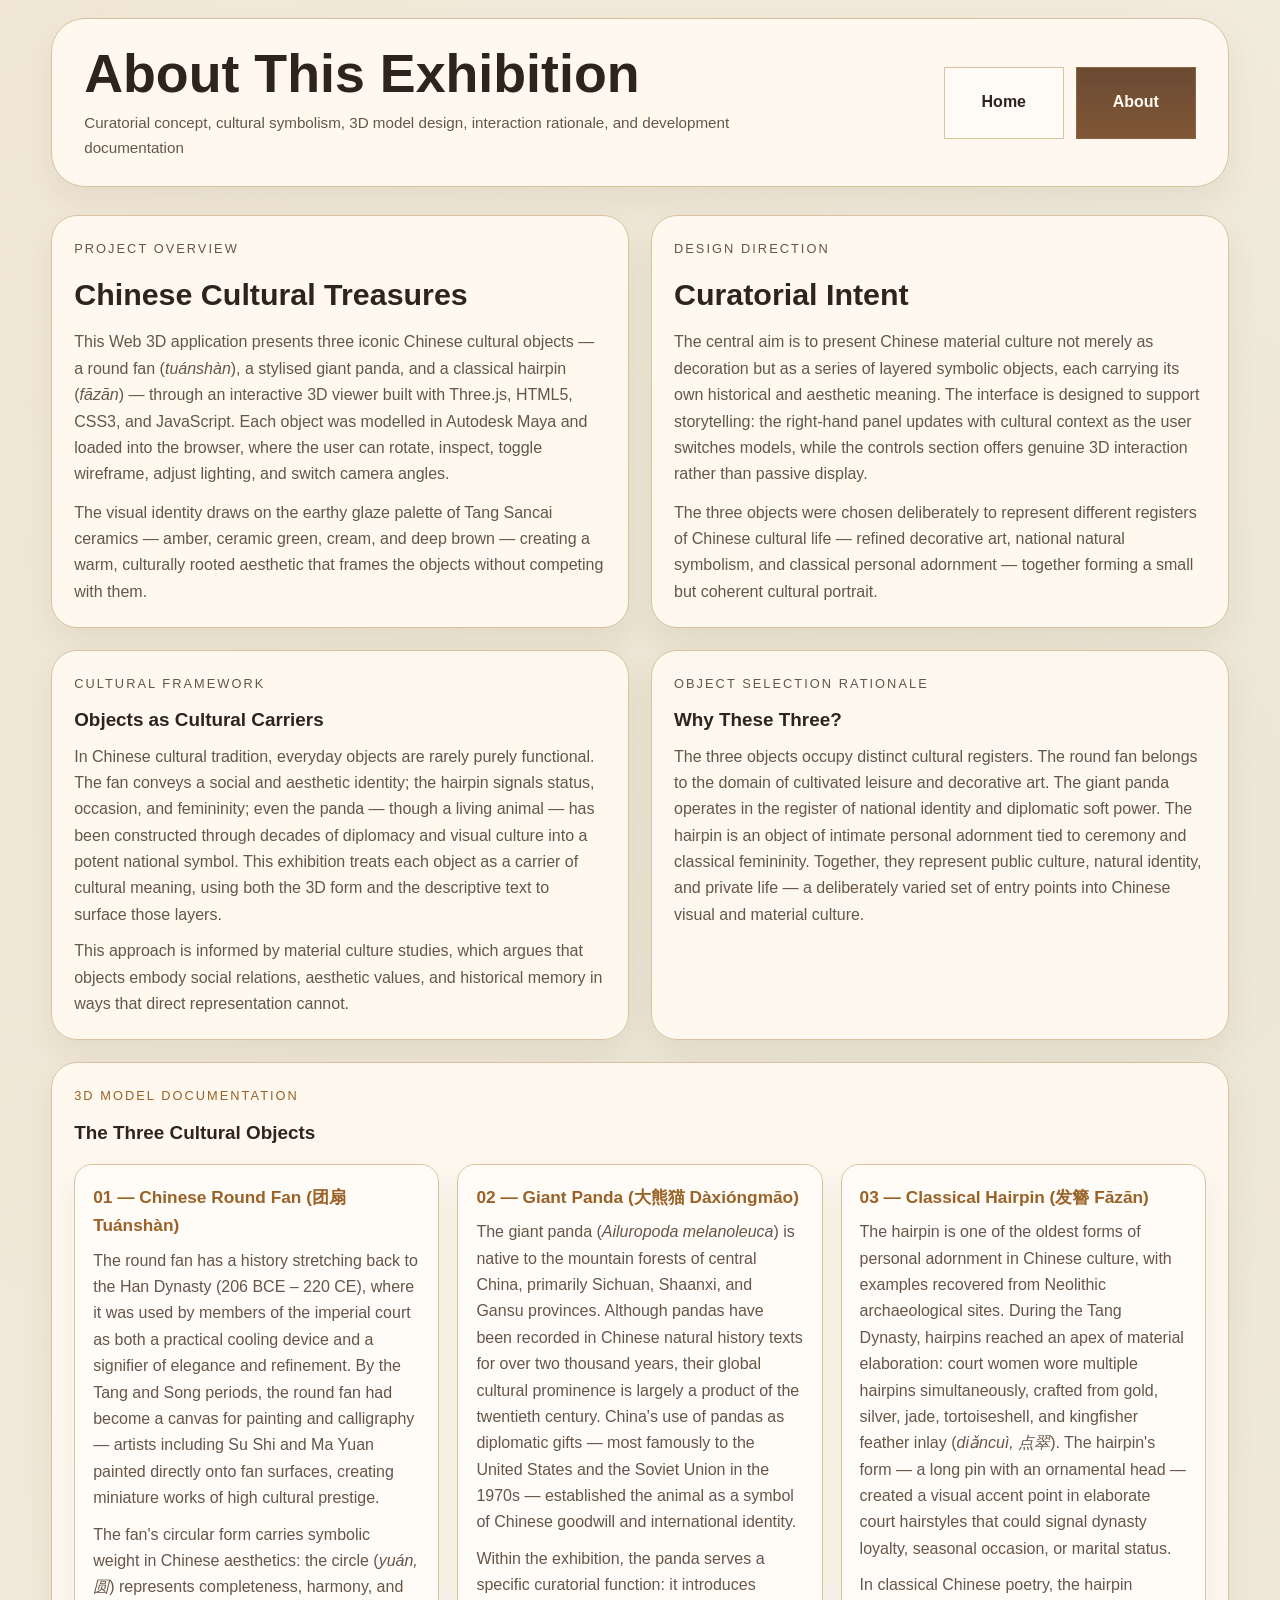
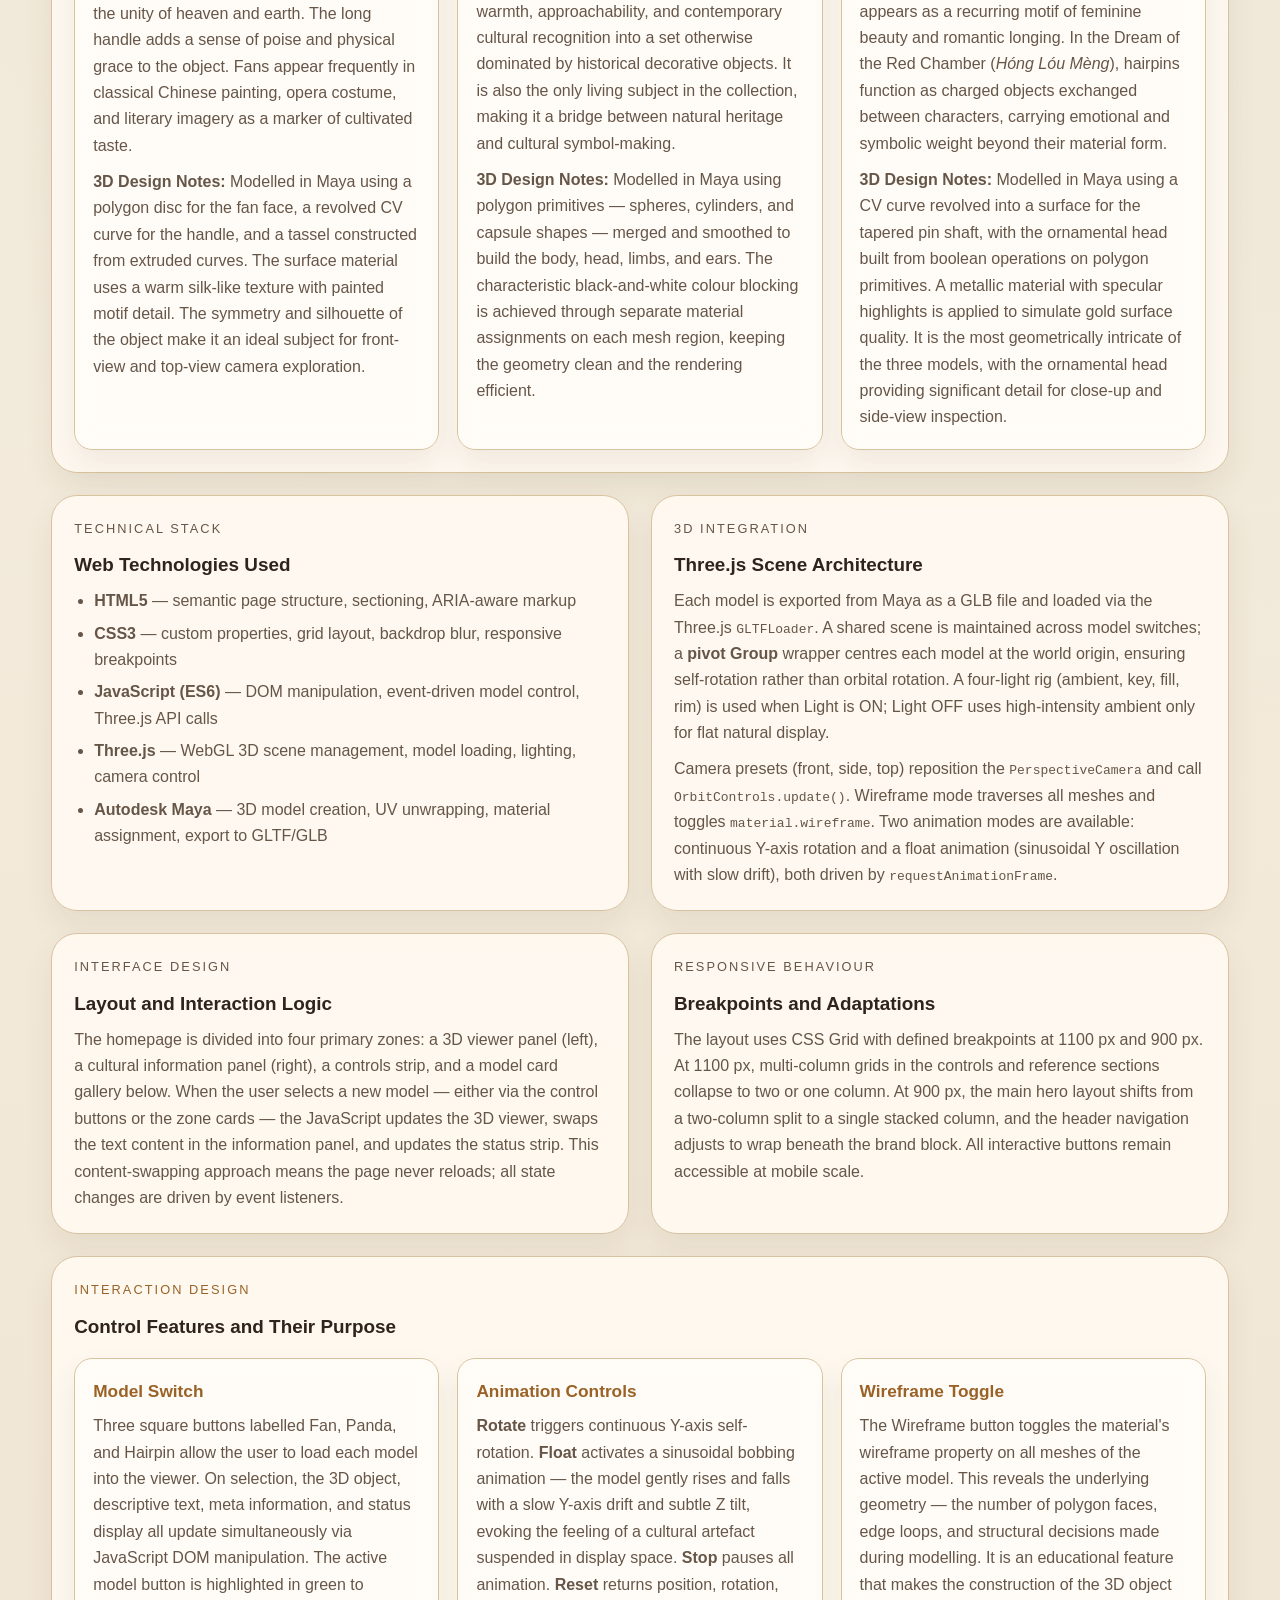
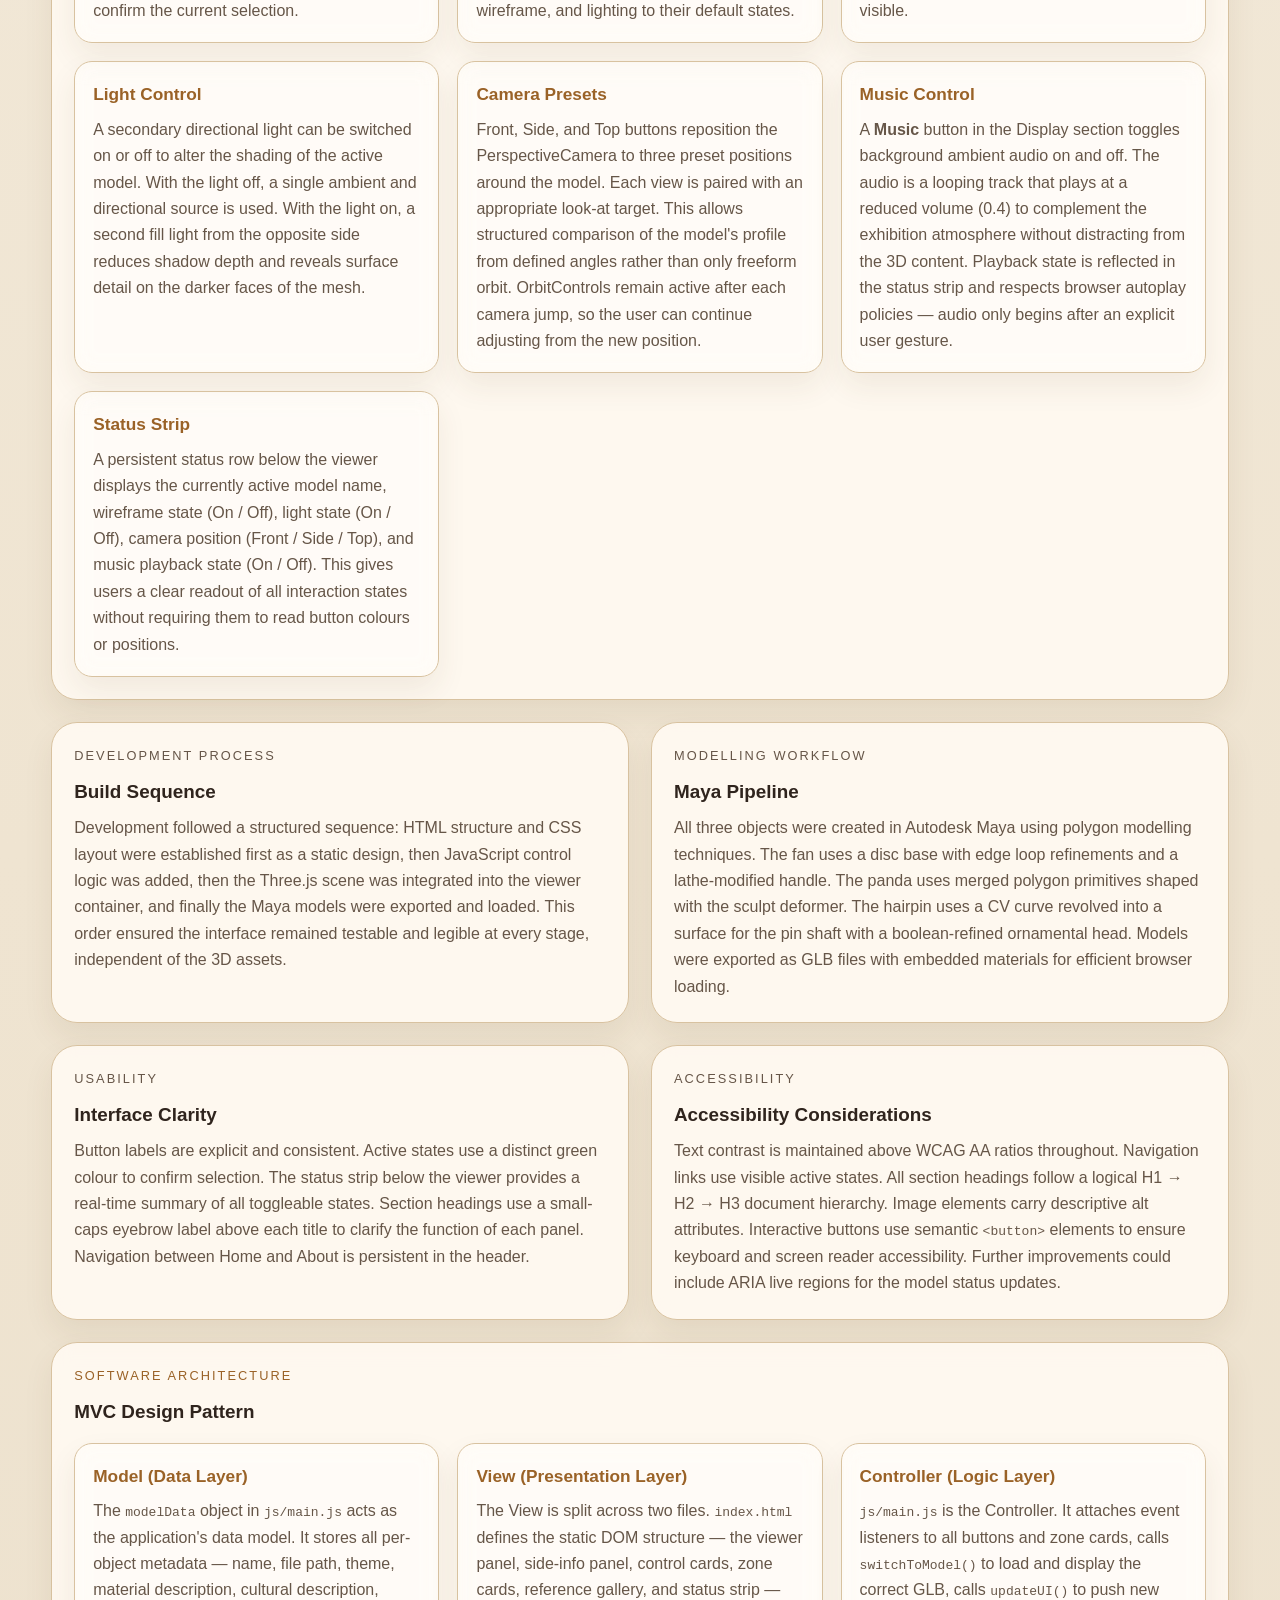
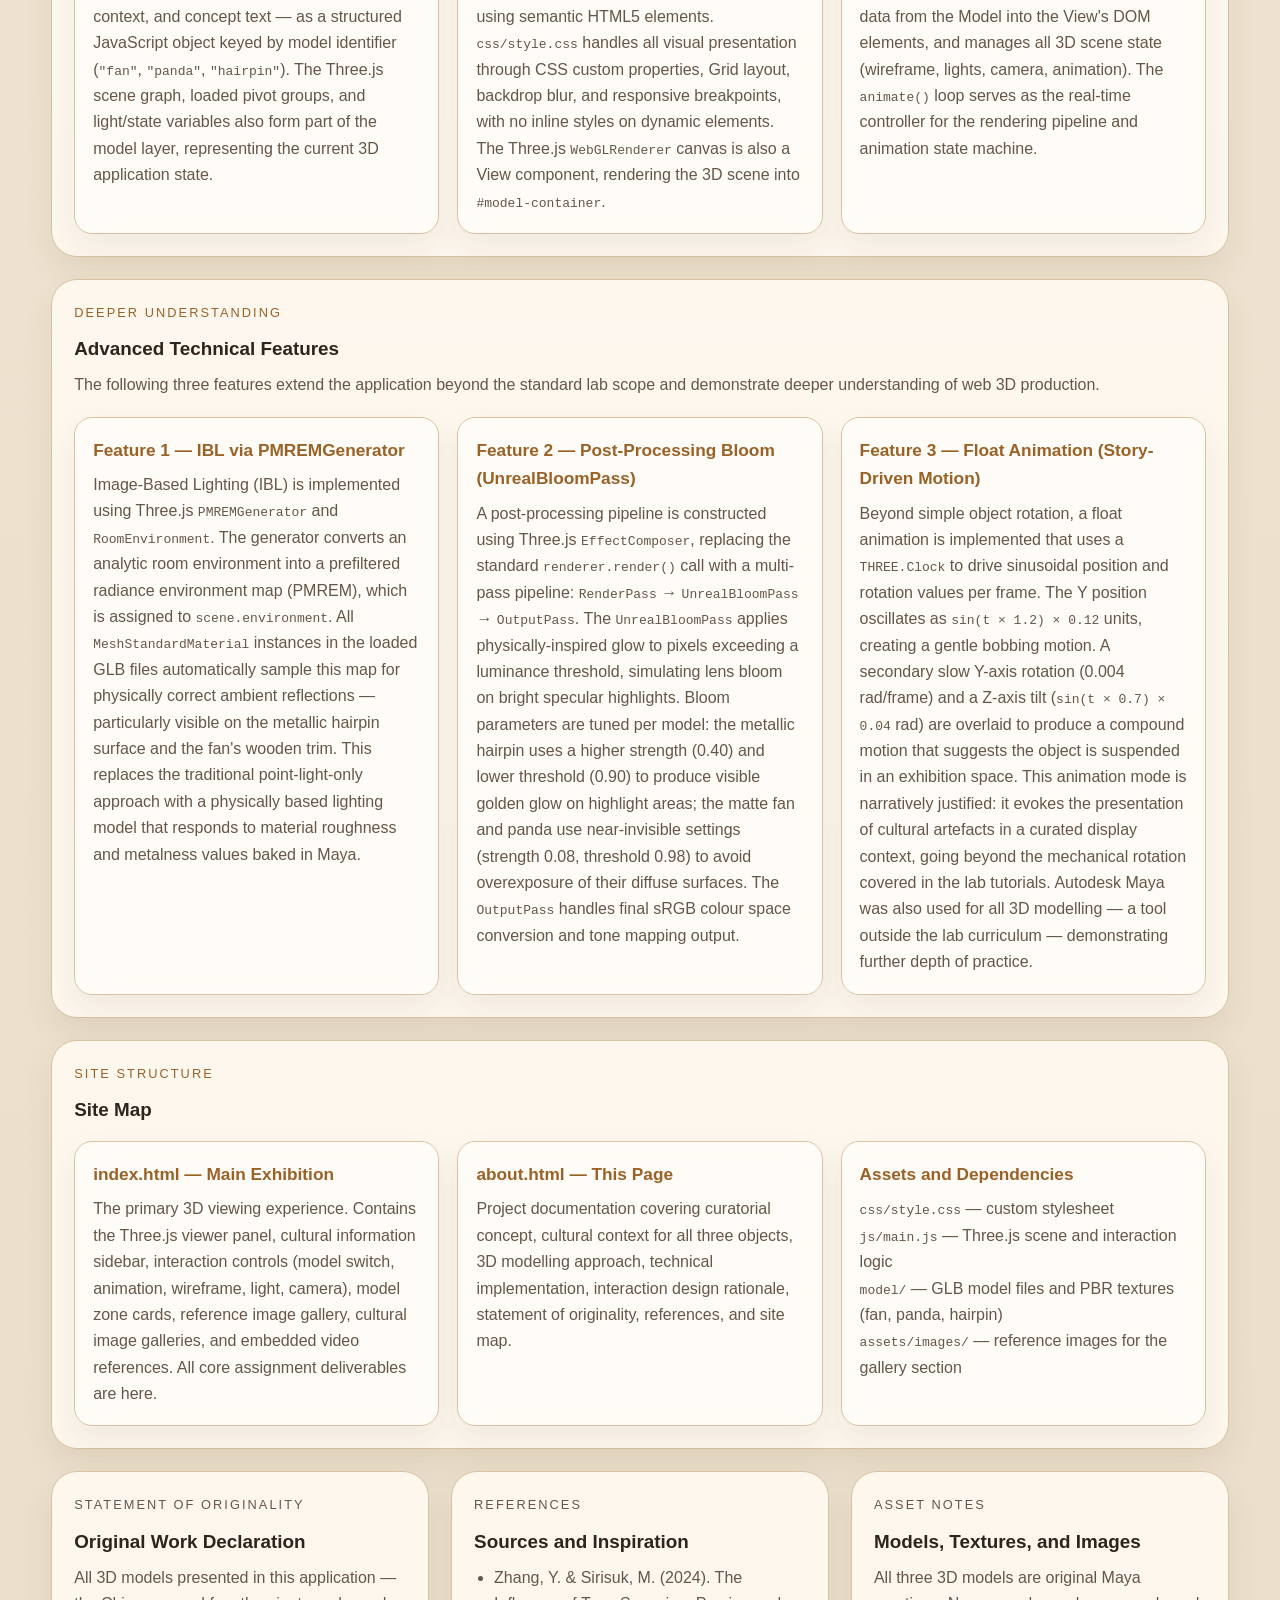
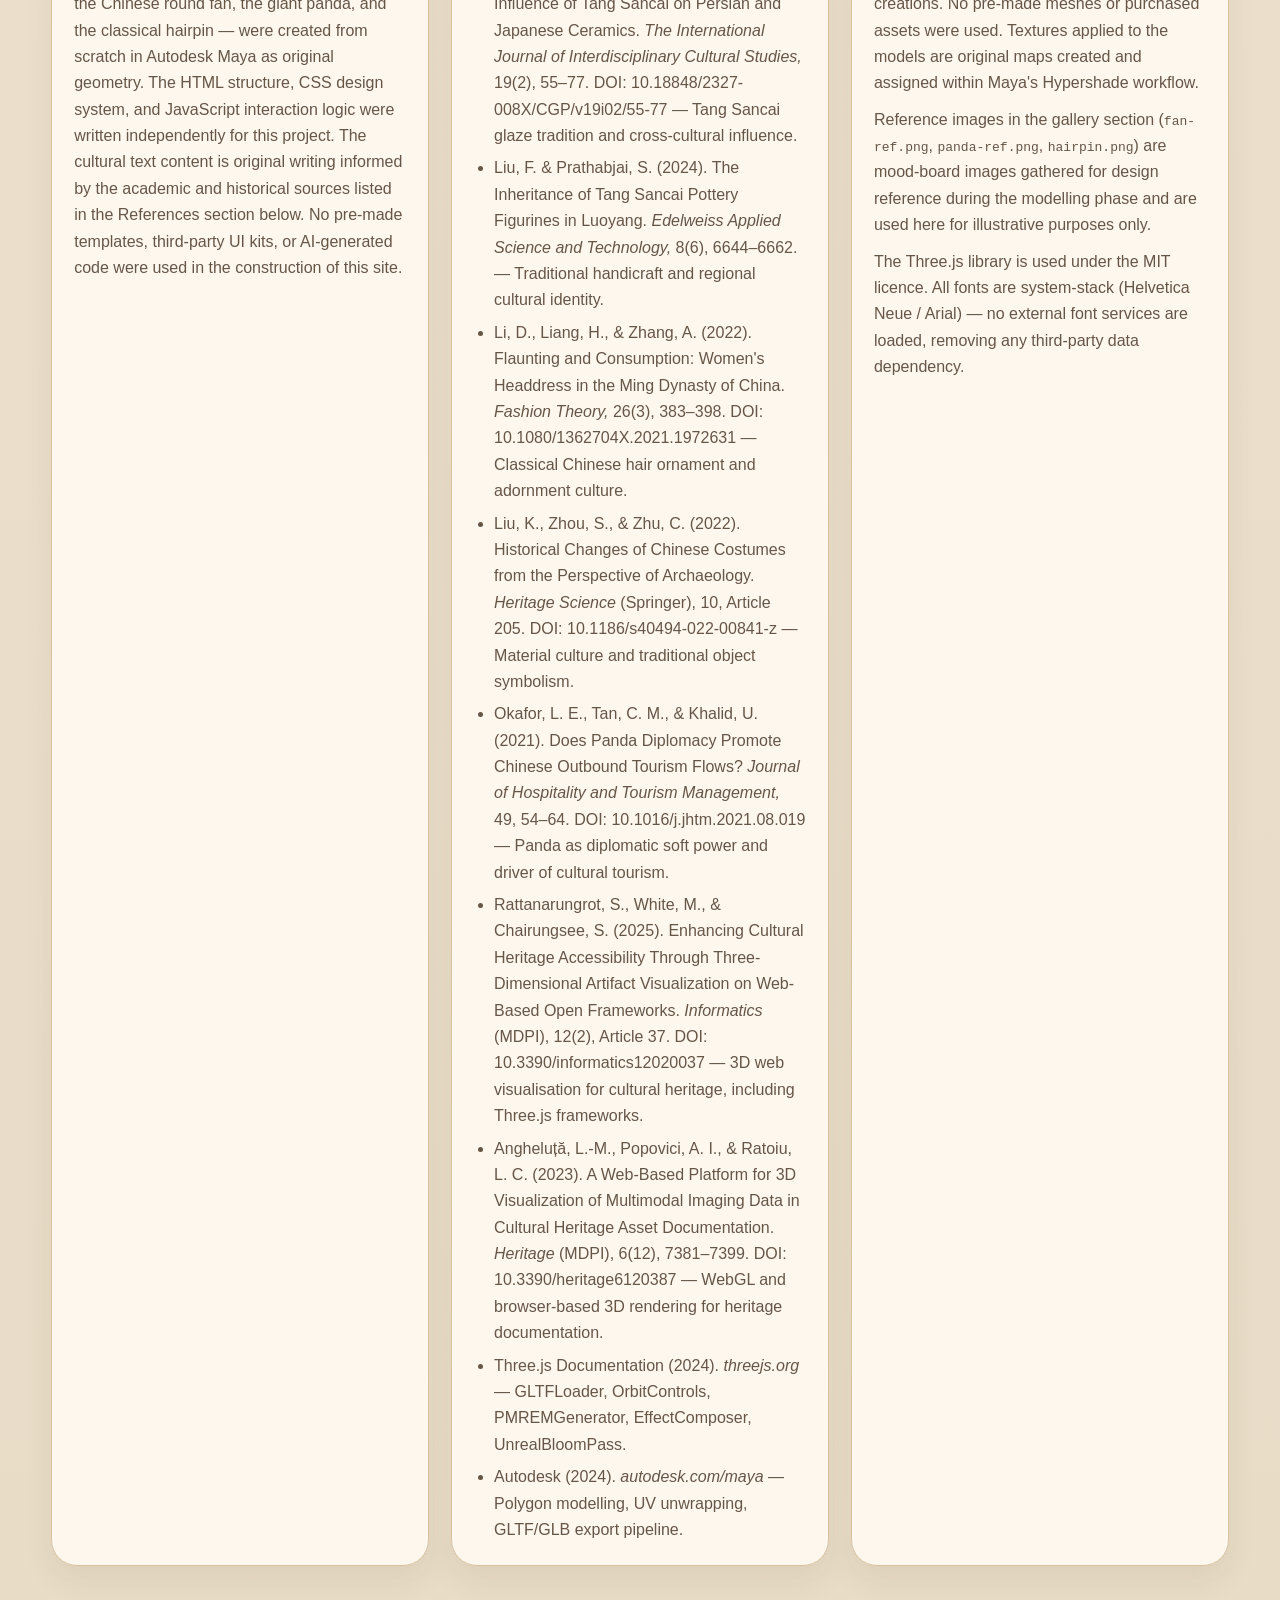
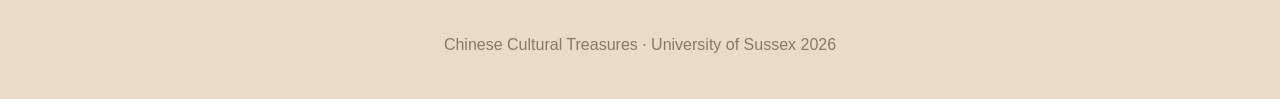
<file: about.html>
<!DOCTYPE html>
<html lang="en">
<head>
  <meta charset="UTF-8" />
  <meta name="viewport" content="width=device-width, initial-scale=1.0" />
  <title>About | Chinese Cultural Treasures</title>
  <link rel="stylesheet" href="css/style.css" />
</head>
<body>
  <header class="site-header">
    <div class="header-inner">
      <div class="brand-block">
        <h1>About This Exhibition</h1>
        <p class="brand-subtitle">
          Curatorial concept, cultural symbolism, 3D model design, interaction rationale, and development documentation
        </p>
      </div>

      <nav class="site-nav">
        <a href="index.html" class="nav-link">Home</a>
        <a href="about.html" class="nav-link active">About</a>
      </nav>
    </div>
  </header>

  <main class="page-shell">

    <section class="about-hero">
      <div class="about-hero-card">
        <p class="eyebrow">Project Overview</p>
        <h2>Chinese Cultural Treasures</h2>
        <p>
          This Web 3D application presents three iconic Chinese cultural objects — a round fan
          (<em>tuánshàn</em>), a stylised giant panda, and a classical hairpin (<em>fāzān</em>) —
          through an interactive 3D viewer built with Three.js, HTML5, CSS3, and JavaScript.
          Each object was modelled in Autodesk Maya and loaded into the browser, where the user can
          rotate, inspect, toggle wireframe, adjust lighting, and switch camera angles.
        </p>
        <p style="margin-top: 12px;">
          The visual identity draws on the earthy glaze palette of Tang Sancai ceramics —
          amber, ceramic green, cream, and deep brown — creating a warm, culturally rooted
          aesthetic that frames the objects without competing with them.
        </p>
      </div>

      <div class="about-hero-card">
        <p class="eyebrow">Design Direction</p>
        <h2>Curatorial Intent</h2>
        <p>
          The central aim is to present Chinese material culture not merely as decoration but
          as a series of layered symbolic objects, each carrying its own historical and aesthetic
          meaning. The interface is designed to support storytelling: the right-hand panel updates
          with cultural context as the user switches models, while the controls section offers
          genuine 3D interaction rather than passive display.
        </p>
        <p style="margin-top: 12px;">
          The three objects were chosen deliberately to represent different registers of
          Chinese cultural life — refined decorative art, national natural symbolism, and
          classical personal adornment — together forming a small but coherent cultural portrait.
        </p>
      </div>
    </section>

    <section class="about-section-grid">
      <article class="about-card">
        <p class="eyebrow">Cultural Framework</p>
        <h3>Objects as Cultural Carriers</h3>
        <p>
          In Chinese cultural tradition, everyday objects are rarely purely functional.
          The fan conveys a social and aesthetic identity; the hairpin signals status,
          occasion, and femininity; even the panda — though a living animal — has been
          constructed through decades of diplomacy and visual culture into a potent national
          symbol. This exhibition treats each object as a carrier of cultural meaning,
          using both the 3D form and the descriptive text to surface those layers.
        </p>
        <p style="margin-top: 10px;">
          This approach is informed by material culture studies, which argues that objects
          embody social relations, aesthetic values, and historical memory in ways that
          direct representation cannot.
        </p>
      </article>

      <article class="about-card">
        <p class="eyebrow">Object Selection Rationale</p>
        <h3>Why These Three?</h3>
        <p>
          The three objects occupy distinct cultural registers. The round fan belongs to the
          domain of cultivated leisure and decorative art. The giant panda operates in the
          register of national identity and diplomatic soft power. The hairpin is an object
          of intimate personal adornment tied to ceremony and classical femininity. Together,
          they represent public culture, natural identity, and private life — a deliberately
          varied set of entry points into Chinese visual and material culture.
        </p>
      </article>
    </section>


    <section class="about-wide-section">
      <div class="about-wide-card">
        <p class="eyebrow">3D Model Documentation</p>
        <h3>The Three Cultural Objects</h3>

        <div class="object-note-grid">

          <div class="object-note-card">
            <h4>01 — Chinese Round Fan (团扇 Tuánshàn)</h4>
            <p>
              The round fan has a history stretching back to the Han Dynasty
              (206 BCE – 220 CE), where it was used by members of the imperial court as
              both a practical cooling device and a signifier of elegance and refinement.
              By the Tang and Song periods, the round fan had become a canvas for painting
              and calligraphy — artists including Su Shi and Ma Yuan painted directly onto
              fan surfaces, creating miniature works of high cultural prestige.
            </p>
            <p style="margin-top: 10px;">
              The fan's circular form carries symbolic weight in Chinese aesthetics:
              the circle (<em>yuán, 圆</em>) represents completeness, harmony, and the
              unity of heaven and earth. The long handle adds a sense of poise and
              physical grace to the object. Fans appear frequently in classical Chinese
              painting, opera costume, and literary imagery as a marker of cultivated taste.
            </p>
            <p style="margin-top: 10px;">
              <strong>3D Design Notes:</strong> Modelled in Maya using a polygon disc for the fan
              face, a revolved CV curve for the handle, and a tassel constructed from extruded
              curves. The surface material uses a warm silk-like texture with painted motif detail.
              The symmetry and silhouette of the object make it an ideal subject for front-view
              and top-view camera exploration.
            </p>
          </div>

          <div class="object-note-card">
            <h4>02 — Giant Panda (大熊猫 Dàxióngmāo)</h4>
            <p>
              The giant panda (<em>Ailuropoda melanoleuca</em>) is native to the
              mountain forests of central China, primarily Sichuan, Shaanxi, and Gansu
              provinces. Although pandas have been recorded in Chinese natural history
              texts for over two thousand years, their global cultural prominence is largely
              a product of the twentieth century. China's use of pandas as diplomatic gifts
              — most famously to the United States and the Soviet Union in the 1970s —
              established the animal as a symbol of Chinese goodwill and international identity.
            </p>
            <p style="margin-top: 10px;">
              Within the exhibition, the panda serves a specific curatorial function: it
              introduces warmth, approachability, and contemporary cultural recognition into
              a set otherwise dominated by historical decorative objects. It is also the only
              living subject in the collection, making it a bridge between natural heritage
              and cultural symbol-making.
            </p>
            <p style="margin-top: 10px;">
              <strong>3D Design Notes:</strong> Modelled in Maya using polygon primitives —
              spheres, cylinders, and capsule shapes — merged and smoothed to build the body,
              head, limbs, and ears. The characteristic black-and-white colour blocking is
              achieved through separate material assignments on each mesh region, keeping the
              geometry clean and the rendering efficient.
            </p>
          </div>

          <div class="object-note-card">
            <h4>03 — Classical Hairpin (发簪 Fāzān)</h4>
            <p>
              The hairpin is one of the oldest forms of personal adornment in Chinese culture,
              with examples recovered from Neolithic archaeological sites. During the Tang
              Dynasty, hairpins reached an apex of material elaboration: court women wore
              multiple hairpins simultaneously, crafted from gold, silver, jade, tortoiseshell,
              and kingfisher feather inlay (<em>diǎncuì, 点翠</em>). The hairpin's form —
              a long pin with an ornamental head — created a visual accent point in elaborate
              court hairstyles that could signal dynasty loyalty, seasonal occasion, or marital status.
            </p>
            <p style="margin-top: 10px;">
              In classical Chinese poetry, the hairpin appears as a recurring motif of feminine
              beauty and romantic longing. In the Dream of the Red Chamber (<em>Hóng Lóu Mèng</em>),
              hairpins function as charged objects exchanged between characters, carrying emotional
              and symbolic weight beyond their material form.
            </p>
            <p style="margin-top: 10px;">
              <strong>3D Design Notes:</strong> Modelled in Maya using a CV curve revolved into
              a surface for the tapered pin shaft, with the ornamental head built from boolean
              operations on polygon primitives. A metallic material with specular highlights is
              applied to simulate gold surface quality. It is the most geometrically intricate of
              the three models, with the ornamental head providing significant detail for
              close-up and side-view inspection.
            </p>
          </div>

        </div>
      </div>
    </section>


    <section class="about-section-grid">
      <article class="about-card">
        <p class="eyebrow">Technical Stack</p>
        <h3>Web Technologies Used</h3>
        <ul class="about-list">
          <li><strong>HTML5</strong> — semantic page structure, sectioning, ARIA-aware markup</li>
          <li><strong>CSS3</strong> — custom properties, grid layout, backdrop blur, responsive breakpoints</li>
          <li><strong>JavaScript (ES6)</strong> — DOM manipulation, event-driven model control, Three.js API calls</li>
          <li><strong>Three.js</strong> — WebGL 3D scene management, model loading, lighting, camera control</li>
          <li><strong>Autodesk Maya</strong> — 3D model creation, UV unwrapping, material assignment, export to GLTF/GLB</li>
        </ul>
      </article>

      <article class="about-card">
        <p class="eyebrow">3D Integration</p>
        <h3>Three.js Scene Architecture</h3>
        <p>
          Each model is exported from Maya as a GLB file and loaded via the Three.js
          <code>GLTFLoader</code>. A shared scene is maintained across model switches;
          a <strong>pivot Group</strong> wrapper centres each model at the world origin,
          ensuring self-rotation rather than orbital rotation. A four-light rig (ambient,
          key, fill, rim) is used when Light is ON; Light OFF uses high-intensity ambient
          only for flat natural display.
        </p>
        <p style="margin-top: 10px;">
          Camera presets (front, side, top) reposition the <code>PerspectiveCamera</code>
          and call <code>OrbitControls.update()</code>. Wireframe mode traverses all meshes
          and toggles <code>material.wireframe</code>. Two animation modes are available:
          continuous Y-axis rotation and a float animation (sinusoidal Y oscillation with
          slow drift), both driven by <code>requestAnimationFrame</code>.
        </p>
      </article>

      <article class="about-card">
        <p class="eyebrow">Interface Design</p>
        <h3>Layout and Interaction Logic</h3>
        <p>
          The homepage is divided into four primary zones: a 3D viewer panel (left), a
          cultural information panel (right), a controls strip, and a model card gallery below.
          When the user selects a new model — either via the control buttons or the zone cards —
          the JavaScript updates the 3D viewer, swaps the text content in the information panel,
          and updates the status strip. This content-swapping approach means the page never
          reloads; all state changes are driven by event listeners.
        </p>
      </article>

      <article class="about-card">
        <p class="eyebrow">Responsive Behaviour</p>
        <h3>Breakpoints and Adaptations</h3>
        <p>
          The layout uses CSS Grid with defined breakpoints at 1100 px and 900 px.
          At 1100 px, multi-column grids in the controls and reference sections collapse
          to two or one column. At 900 px, the main hero layout shifts from a two-column
          split to a single stacked column, and the header navigation adjusts to wrap
          beneath the brand block. All interactive buttons remain accessible at mobile scale.
        </p>
      </article>
    </section>

    <section class="about-wide-section">
      <div class="about-wide-card">
        <p class="eyebrow">Interaction Design</p>
        <h3>Control Features and Their Purpose</h3>

        <div class="object-note-grid">
          <div class="object-note-card">
            <h4>Model Switch</h4>
            <p>
              Three square buttons labelled Fan, Panda, and Hairpin allow the user to load
              each model into the viewer. On selection, the 3D object, descriptive text,
              meta information, and status display all update simultaneously via JavaScript
              DOM manipulation. The active model button is highlighted in green to confirm
              the current selection.
            </p>
          </div>

          <div class="object-note-card">
            <h4>Animation Controls</h4>
            <p>
              <strong>Rotate</strong> triggers continuous Y-axis self-rotation.
              <strong>Float</strong> activates a sinusoidal bobbing animation — the model
              gently rises and falls with a slow Y-axis drift and subtle Z tilt, evoking
              the feeling of a cultural artefact suspended in display space.
              <strong>Stop</strong> pauses all animation. <strong>Reset</strong> returns
              position, rotation, wireframe, and lighting to their default states.
            </p>
          </div>

          <div class="object-note-card">
            <h4>Wireframe Toggle</h4>
            <p>
              The Wireframe button toggles the material's wireframe property on all meshes
              of the active model. This reveals the underlying geometry — the number of
              polygon faces, edge loops, and structural decisions made during modelling.
              It is an educational feature that makes the construction of the 3D object visible.
            </p>
          </div>

          <div class="object-note-card">
            <h4>Light Control</h4>
            <p>
              A secondary directional light can be switched on or off to alter the shading
              of the active model. With the light off, a single ambient and directional source
              is used. With the light on, a second fill light from the opposite side reduces
              shadow depth and reveals surface detail on the darker faces of the mesh.
            </p>
          </div>

          <div class="object-note-card">
            <h4>Camera Presets</h4>
            <p>
              Front, Side, and Top buttons reposition the PerspectiveCamera to three preset
              positions around the model. Each view is paired with an appropriate look-at
              target. This allows structured comparison of the model's profile from defined
              angles rather than only freeform orbit. OrbitControls remain active after each
              camera jump, so the user can continue adjusting from the new position.
            </p>
          </div>

          <div class="object-note-card">
            <h4>Music Control</h4>
            <p>
              A <strong>Music</strong> button in the Display section toggles background
              ambient audio on and off. The audio is a looping track that plays at a
              reduced volume (0.4) to complement the exhibition atmosphere without
              distracting from the 3D content. Playback state is reflected in the status
              strip and respects browser autoplay policies — audio only begins after an
              explicit user gesture.
            </p>
          </div>

          <div class="object-note-card">
            <h4>Status Strip</h4>
            <p>
              A persistent status row below the viewer displays the currently active model
              name, wireframe state (On / Off), light state (On / Off), camera position
              (Front / Side / Top), and music playback state (On / Off). This gives users
              a clear readout of all interaction states without requiring them to read
              button colours or positions.
            </p>
          </div>
        </div>
      </div>
    </section>

    <section class="about-section-grid">
      <article class="about-card">
        <p class="eyebrow">Development Process</p>
        <h3>Build Sequence</h3>
        <p>
          Development followed a structured sequence: HTML structure and CSS layout were
          established first as a static design, then JavaScript control logic was added,
          then the Three.js scene was integrated into the viewer container, and finally
          the Maya models were exported and loaded. This order ensured the interface
          remained testable and legible at every stage, independent of the 3D assets.
        </p>
      </article>

      <article class="about-card">
        <p class="eyebrow">Modelling Workflow</p>
        <h3>Maya Pipeline</h3>
        <p>
          All three objects were created in Autodesk Maya using polygon modelling techniques.
          The fan uses a disc base with edge loop refinements and a lathe-modified handle.
          The panda uses merged polygon primitives shaped with the sculpt deformer.
          The hairpin uses a CV curve revolved into a surface for the pin shaft with
          a boolean-refined ornamental head. Models were exported as GLB files
          with embedded materials for efficient browser loading.
        </p>
      </article>

      <article class="about-card">
        <p class="eyebrow">Usability</p>
        <h3>Interface Clarity</h3>
        <p>
          Button labels are explicit and consistent. Active states use a distinct green
          colour to confirm selection. The status strip below the viewer provides a
          real-time summary of all toggleable states. Section headings use a small-caps
          eyebrow label above each title to clarify the function of each panel.
          Navigation between Home and About is persistent in the header.
        </p>
      </article>

      <article class="about-card">
        <p class="eyebrow">Accessibility</p>
        <h3>Accessibility Considerations</h3>
        <p>
          Text contrast is maintained above WCAG AA ratios throughout. Navigation links
          use visible active states. All section headings follow a logical H1 → H2 → H3
          document hierarchy. Image elements carry descriptive alt attributes. Interactive
          buttons use semantic <code>&lt;button&gt;</code> elements to ensure keyboard
          and screen reader accessibility. Further improvements could include ARIA live
          regions for the model status updates.
        </p>
      </article>
    </section>

    <section class="about-wide-section">
      <div class="about-wide-card">
        <p class="eyebrow">Software Architecture</p>
        <h3>MVC Design Pattern</h3>

        <div class="object-note-grid">
          <div class="object-note-card">
            <h4>Model (Data Layer)</h4>
            <p>
              The <code>modelData</code> object in <code>js/main.js</code> acts as the
              application's data model. It stores all per-object metadata — name, file path,
              theme, material description, cultural description, context, and concept text —
              as a structured JavaScript object keyed by model identifier (<code>"fan"</code>,
              <code>"panda"</code>, <code>"hairpin"</code>). The Three.js scene graph,
              loaded pivot groups, and light/state variables also form part of the model layer,
              representing the current 3D application state.
            </p>
          </div>

          <div class="object-note-card">
            <h4>View (Presentation Layer)</h4>
            <p>
              The View is split across two files. <code>index.html</code> defines the static
              DOM structure — the viewer panel, side-info panel, control cards, zone cards,
              reference gallery, and status strip — using semantic HTML5 elements.
              <code>css/style.css</code> handles all visual presentation through CSS custom
              properties, Grid layout, backdrop blur, and responsive breakpoints, with no
              inline styles on dynamic elements. The Three.js <code>WebGLRenderer</code>
              canvas is also a View component, rendering the 3D scene into
              <code>#model-container</code>.
            </p>
          </div>

          <div class="object-note-card">
            <h4>Controller (Logic Layer)</h4>
            <p>
              <code>js/main.js</code> is the Controller. It attaches event listeners to all
              buttons and zone cards, calls <code>switchToModel()</code> to load and display
              the correct GLB, calls <code>updateUI()</code> to push new data from the Model
              into the View's DOM elements, and manages all 3D scene state (wireframe, lights,
              camera, animation). The <code>animate()</code> loop serves as the real-time
              controller for the rendering pipeline and animation state machine.
            </p>
          </div>
        </div>
      </div>
    </section>

    <section class="about-wide-section">
      <div class="about-wide-card">
        <p class="eyebrow">Deeper Understanding</p>
        <h3>Advanced Technical Features</h3>
        <p style="color: var(--text-soft); margin-bottom: 18px;">
          The following three features extend the application beyond the standard lab scope and
          demonstrate deeper understanding of web 3D production.
        </p>

        <div class="object-note-grid">
          <div class="object-note-card">
            <h4>Feature 1 — IBL via PMREMGenerator</h4>
            <p>
              Image-Based Lighting (IBL) is implemented using Three.js
              <code>PMREMGenerator</code> and <code>RoomEnvironment</code>. The generator
              converts an analytic room environment into a prefiltered radiance environment
              map (PMREM), which is assigned to <code>scene.environment</code>. All
              <code>MeshStandardMaterial</code> instances in the loaded GLB files
              automatically sample this map for physically correct ambient reflections —
              particularly visible on the metallic hairpin surface and the fan's wooden
              trim. This replaces the traditional point-light-only approach with a
              physically based lighting model that responds to material roughness and
              metalness values baked in Maya.
            </p>
          </div>

          <div class="object-note-card">
            <h4>Feature 2 — Post-Processing Bloom (UnrealBloomPass)</h4>
            <p>
              A post-processing pipeline is constructed using Three.js
              <code>EffectComposer</code>, replacing the standard <code>renderer.render()</code>
              call with a multi-pass pipeline: <code>RenderPass</code> →
              <code>UnrealBloomPass</code> → <code>OutputPass</code>. The
              <code>UnrealBloomPass</code> applies physically-inspired glow to pixels
              exceeding a luminance threshold, simulating lens bloom on bright specular
              highlights. Bloom parameters are tuned per model: the metallic hairpin uses
              a higher strength (0.40) and lower threshold (0.90) to produce visible golden
              glow on highlight areas; the matte fan and panda use near-invisible settings
              (strength 0.08, threshold 0.98) to avoid overexposure of their diffuse
              surfaces. The <code>OutputPass</code> handles final sRGB colour space
              conversion and tone mapping output.
            </p>
          </div>

          <div class="object-note-card">
            <h4>Feature 3 — Float Animation (Story-Driven Motion)</h4>
            <p>
              Beyond simple object rotation, a float animation is implemented that uses a
              <code>THREE.Clock</code> to drive sinusoidal position and rotation values per
              frame. The Y position oscillates as <code>sin(t × 1.2) × 0.12</code> units,
              creating a gentle bobbing motion. A secondary slow Y-axis rotation
              (0.004 rad/frame) and a Z-axis tilt (<code>sin(t × 0.7) × 0.04</code> rad)
              are overlaid to produce a compound motion that suggests the object is suspended
              in an exhibition space. This animation mode is narratively justified: it
              evokes the presentation of cultural artefacts in a curated display context,
              going beyond the mechanical rotation covered in the lab tutorials. Autodesk
              Maya was also used for all 3D modelling — a tool outside the lab curriculum
              — demonstrating further depth of practice.
            </p>
          </div>
        </div>
      </div>
    </section>

    <section class="about-wide-section">
      <div class="about-wide-card">
        <p class="eyebrow">Site Structure</p>
        <h3>Site Map</h3>

        <div class="object-note-grid">
          <div class="object-note-card">
            <h4>index.html — Main Exhibition</h4>
            <p>
              The primary 3D viewing experience. Contains the Three.js viewer panel,
              cultural information sidebar, interaction controls (model switch, animation,
              wireframe, light, camera), model zone cards, reference image gallery,
              cultural image galleries, and embedded video references. All core assignment deliverables are here.
            </p>
          </div>

          <div class="object-note-card">
            <h4>about.html — This Page</h4>
            <p>
              Project documentation covering curatorial concept, cultural context for all
              three objects, 3D modelling approach, technical implementation, interaction
              design rationale, statement of originality, references, and site map.
            </p>
          </div>

          <div class="object-note-card">
            <h4>Assets and Dependencies</h4>
            <p>
              <code>css/style.css</code> — custom stylesheet<br />
              <code>js/main.js</code> — Three.js scene and interaction logic<br />
              <code>model/</code> — GLB model files and PBR textures (fan, panda, hairpin)<br />
              <code>assets/images/</code> — reference images for the gallery section
            </p>
          </div>
        </div>
      </div>
    </section>

    <section class="about-bottom-grid">
      <div class="about-bottom-card">
        <p class="eyebrow">Statement of Originality</p>
        <h3>Original Work Declaration</h3>
        <p>
          All 3D models presented in this application — the Chinese round fan, the giant
          panda, and the classical hairpin — were created from scratch in Autodesk Maya as original
          geometry. The HTML structure, CSS design system, and JavaScript interaction logic
          were written independently for this project. The cultural text content is original
          writing informed by the academic and historical sources listed in the References
          section below. No pre-made templates, third-party UI kits, or AI-generated code
          were used in the construction of this site.
        </p>
      </div>

      <div class="about-bottom-card">
        <p class="eyebrow">References</p>
        <h3>Sources and Inspiration</h3>
        <ul class="about-list">
          <li>
            Zhang, Y. &amp; Sirisuk, M. (2024). The Influence of Tang Sancai on Persian and Japanese Ceramics.
            <em>The International Journal of Interdisciplinary Cultural Studies,</em> 19(2), 55–77.
            DOI: 10.18848/2327-008X/CGP/v19i02/55-77 — Tang Sancai glaze tradition and cross-cultural influence.
          </li>
          <li>
            Liu, F. &amp; Prathabjai, S. (2024). The Inheritance of Tang Sancai Pottery Figurines in Luoyang.
            <em>Edelweiss Applied Science and Technology,</em> 8(6), 6644–6662.
            — Traditional handicraft and regional cultural identity.
          </li>
          <li>
            Li, D., Liang, H., &amp; Zhang, A. (2022). Flaunting and Consumption: Women's Headdress in the Ming Dynasty of China.
            <em>Fashion Theory,</em> 26(3), 383–398.
            DOI: 10.1080/1362704X.2021.1972631 — Classical Chinese hair ornament and adornment culture.
          </li>
          <li>
            Liu, K., Zhou, S., &amp; Zhu, C. (2022). Historical Changes of Chinese Costumes from the Perspective of Archaeology.
            <em>Heritage Science</em> (Springer), 10, Article 205.
            DOI: 10.1186/s40494-022-00841-z — Material culture and traditional object symbolism.
          </li>
          <li>
            Okafor, L. E., Tan, C. M., &amp; Khalid, U. (2021). Does Panda Diplomacy Promote Chinese Outbound Tourism Flows?
            <em>Journal of Hospitality and Tourism Management,</em> 49, 54–64.
            DOI: 10.1016/j.jhtm.2021.08.019 — Panda as diplomatic soft power and driver of cultural tourism.
          </li>
          <li>
            Rattanarungrot, S., White, M., &amp; Chairungsee, S. (2025). Enhancing Cultural Heritage Accessibility Through Three-Dimensional Artifact Visualization on Web-Based Open Frameworks.
            <em>Informatics</em> (MDPI), 12(2), Article 37.
            DOI: 10.3390/informatics12020037 — 3D web visualisation for cultural heritage, including Three.js frameworks.
          </li>
          <li>
            Angheluță, L.-M., Popovici, A. I., &amp; Ratoiu, L. C. (2023). A Web-Based Platform for 3D Visualization of Multimodal Imaging Data in Cultural Heritage Asset Documentation.
            <em>Heritage</em> (MDPI), 6(12), 7381–7399.
            DOI: 10.3390/heritage6120387 — WebGL and browser-based 3D rendering for heritage documentation.
          </li>
          <li>
            Three.js Documentation (2024). <em>threejs.org</em> — GLTFLoader, OrbitControls, PMREMGenerator, EffectComposer, UnrealBloomPass.
          </li>
          <li>
            Autodesk (2024). <em>autodesk.com/maya</em> — Polygon modelling, UV unwrapping, GLTF/GLB export pipeline.
          </li>
        </ul>
      </div>

      <div class="about-bottom-card">
        <p class="eyebrow">Asset Notes</p>
        <h3>Models, Textures, and Images</h3>
        <p>
          All three 3D models are original Maya creations. No pre-made meshes or
          purchased assets were used. Textures applied to the models are original
          maps created and assigned within Maya's Hypershade workflow.
        </p>
        <p style="margin-top: 10px;">
          Reference images in the gallery section (<code>fan-ref.png</code>,
          <code>panda-ref.png</code>, <code>hairpin.png</code>) are mood-board images
          gathered for design reference during the modelling phase and are used here
          for illustrative purposes only.
        </p>
        <p style="margin-top: 10px;">
          The Three.js library is used under the MIT licence.
          All fonts are system-stack (Helvetica Neue / Arial) — no external font services
          are loaded, removing any third-party data dependency.
        </p>
      </div>
    </section>

  </main>

  <footer class="site-footer">
    <p>Chinese Cultural Treasures &middot; University of Sussex 2026</p>
  </footer>
</body>
</html>
</file>
<file: css/style.css>
* {
  margin: 0;
  padding: 0;
  box-sizing: border-box;
}

:root {
  --bg-1: #f7f1e6;
  --bg-2: #efe4d1;
  --bg-3: #e8dcc7;

  --paper: rgba(255, 250, 242, 0.9);
  --paper-strong: rgba(255, 250, 242, 0.96);

  --border: #d8c2a0;
  --border-strong: #c7aa7c;

  --text-main: #2f241d;
  --text-soft: #665648;
  --text-muted: #8a7767;

  --amber: #c78836;
  --amber-dark: #9a6227;
  --amber-soft: #e1b87d;

  --green: #7e9b72;
  --green-dark: #5f7658;
  --green-soft: #a7b79d;

  --brown: #6b4b34;
  --cream: #fdf7ef;

  --shadow: 0 14px 30px rgba(88, 60, 29, 0.08);
  --radius-lg: 26px;
  --radius-md: 20px;
  --radius-sm: 14px;
}

html {
  scroll-behavior: smooth;
}

body {
  font-family: "Helvetica Neue", Arial, sans-serif;
  color: var(--text-main);
  background:
    radial-gradient(circle at top left, rgba(199, 136, 54, 0.08), transparent 24%),
    radial-gradient(circle at 80% 10%, rgba(126, 155, 114, 0.08), transparent 22%),
    linear-gradient(180deg, var(--bg-1), var(--bg-2), var(--bg-3));
  line-height: 1.65;
  min-height: 100vh;
  overflow-x: hidden;
}

a {
  text-decoration: none;
  color: inherit;
}

.site-header {
  padding: 18px 0 10px;
}

.header-inner,
.page-shell,
.site-footer {
  width: min(1240px, 92%);
  margin: 0 auto;
}

.header-inner {
  display: flex;
  justify-content: space-between;
  align-items: center;
  gap: 28px;
  background: var(--paper);
  border: 1px solid var(--border);
  border-radius: 34px;
  padding: 26px 32px;
  box-shadow: var(--shadow);
  backdrop-filter: blur(10px);
  -webkit-backdrop-filter: blur(10px);
}

.eyebrow {
  font-size: 0.8rem;
  letter-spacing: 0.16em;
  text-transform: uppercase;
  color: var(--amber-dark);
  margin-bottom: 10px;
}

.brand-block h1 {
  font-size: clamp(2.2rem, 4.2vw, 4.2rem);
  line-height: 1.05;
  margin-bottom: 10px;
  font-weight: 800;
  color: var(--text-main);
  max-width: 820px;
}

.brand-block {
  flex: 1;
  min-width: 0;
}

.brand-subtitle {
  max-width: 680px;
  color: var(--text-soft);
  font-size: 0.95rem;
  line-height: 1.6;
}

.site-nav {
  display: flex;
  gap: 12px;
  flex-wrap: nowrap;
  align-items: center;
  justify-content: flex-end;
}

.nav-link {
  min-width: 120px;
  height: 72px;
  display: flex;
  align-items: center;
  justify-content: center;
  border: 1px solid var(--border);
  background: rgba(255, 255, 255, 0.42);
  color: var(--text-main);
  font-weight: 700;
  font-size: 1rem;
  transition: 0.25s ease;
  padding: 0 20px;
}

.nav-link:hover,
.nav-link.active {
  background: linear-gradient(180deg, var(--brown), #805636);
  color: #fffaf2;
  border-color: #8e6540;
}

.page-shell {
  padding: 18px 0 48px;
}

.hero-layout {
  display: grid;
  grid-template-columns: 1.45fr 0.8fr;
  gap: 24px;
  margin-bottom: 22px;
}

.viewer-panel,
.side-info,
.controls-panel,
.zone-card,
.extra-card,
.reference-card,
.about-hero-card,
.about-card,
.about-wide-card,
.about-bottom-card,
.object-note-card {
  background: var(--paper);
  border: 1px solid var(--border);
  box-shadow: var(--shadow);
  backdrop-filter: blur(10px);
  -webkit-backdrop-filter: blur(10px);
}

.viewer-panel,
.side-info,
.controls-panel {
  border-radius: var(--radius-lg);
  padding: 22px;
}

.panel-head,
.section-head {
  display: flex;
  justify-content: space-between;
  align-items: end;
  gap: 16px;
  margin-bottom: 16px;
}

.compact-head h2,
.panel-head h2,
.section-head h2 {
  font-size: 1.85rem;
  color: var(--text-main);
}

.viewer-tag {
  padding: 9px 15px;
  background: rgba(199, 136, 54, 0.14);
  color: var(--brown);
  font-size: 0.95rem;
  font-weight: 700;
  border: 1px solid rgba(199, 136, 54, 0.22);
}

#model-container {
  min-height: 420px;
  border: 2px solid #d8c2a0;
  background:
    linear-gradient(180deg, rgba(255,255,255,0.5), rgba(247,241,230,0.78)),
    radial-gradient(circle at center, rgba(199,136,54,0.06), transparent 50%);
  display: flex;
  align-items: center;
  justify-content: center;
  padding: 24px;
  position: relative;
  overflow: hidden;
}

#model-container::before {
  content: "";
  position: absolute;
  inset: 0;
  background:
    repeating-linear-gradient(
      90deg,
      rgba(199,136,54,0.03) 0,
      rgba(199,136,54,0.03) 1px,
      transparent 1px,
      transparent 34px
    );
  pointer-events: none;
}

.viewer-placeholder {
  text-align: center;
  position: relative;
  z-index: 1;
}

.viewer-placeholder p {
  font-size: 1.22rem;
  font-weight: 800;
  letter-spacing: 0.1em;
  color: var(--brown);
  text-transform: uppercase;
}

.viewer-placeholder span {
  display: block;
  margin-top: 10px;
  color: var(--text-soft);
}

.viewer-meta {
  display: grid;
  grid-template-columns: repeat(3, 1fr);
  gap: 12px;
  margin-top: 16px;
}

.meta-box,
.status-item,
.info-block,
.control-card,
.object-note-card {
  background: rgba(255, 255, 255, 0.42);
  border: 1px solid var(--border);
}

.meta-box {
  padding: 14px;
}

.meta-label,
.status-name {
  display: block;
  font-size: 0.8rem;
  color: var(--amber-dark);
  text-transform: uppercase;
  letter-spacing: 0.08em;
  margin-bottom: 4px;
}

.status-strip {
  display: grid;
  grid-template-columns: repeat(5, 1fr);
  gap: 10px;
  margin-top: 14px;
}

.status-item {
  padding: 12px 14px;
}

.status-item strong {
  color: var(--text-main);
}

.side-info {
  display: grid;
  gap: 14px;
}

.info-block {
  padding: 18px;
}

.info-block h3,
.control-card h3,
.reference-card h3,
.extra-card h3,
.about-card h3,
.about-wide-card h3,
.about-bottom-card h3 {
  margin-bottom: 8px;
  font-size: 1.18rem;
  color: var(--text-main);
}

.info-block p,
.zone-card p,
.reference-card p,
.extra-card p,
.about-card p,
.about-bottom-card p,
.object-note-card p,
.about-hero-card p {
  color: var(--text-soft);
}

.controls-panel {
  margin-bottom: 22px;
}

.controls-grid {
  display: grid;
  grid-template-columns: repeat(4, 1fr);
  gap: 18px;
}

.control-card {
  padding: 18px;
}

.square-btn-grid {
  display: flex;
  flex-wrap: wrap;
  gap: 12px;
}

.square-btn,
.zone-link {
  min-width: 98px;
  min-height: 98px;
  padding: 14px;
  border: 1px solid #a56d2f;
  background: linear-gradient(180deg, #cf8b37, #b57128);
  color: #fff8ef;
  cursor: pointer;
  font-weight: 700;
  font-size: 0.95rem;
  transition: 0.25s ease;
  box-shadow: inset 0 1px 0 rgba(255,255,255,0.18);
}

.square-btn:hover,
.zone-link:hover {
  background: linear-gradient(180deg, #dd9d46, #c27d30);
  transform: translateY(-2px);
}

.active-btn {
  background: linear-gradient(180deg, var(--green), var(--green-dark));
  border-color: var(--green-dark);
  color: #fffdf8;
  box-shadow: 0 0 0 2px rgba(126, 155, 114, 0.16);
}

.model-zones,
.reference-section {
  margin-bottom: 22px;
}

.zones-grid,
.reference-grid,
.extra-section {
  display: grid;
  gap: 22px;
}

.zones-grid {
  grid-template-columns: repeat(3, 1fr);
}

.reference-grid {
  grid-template-columns: repeat(3, 1fr);
}

.zone-card {
  padding: 22px;
  border-radius: var(--radius-md);
  position: relative;
  overflow: hidden;
  cursor: pointer;
  transition: 0.25s ease;
  background: linear-gradient(180deg, rgba(255,250,242,0.88), rgba(241,231,215,0.92));
}

.zone-card::before {
  content: "";
  position: absolute;
  inset: 0;
  background:
    radial-gradient(circle at top right, rgba(199,136,54,0.06), transparent 28%);
  pointer-events: none;
}

.zone-card:hover {
  transform: translateY(-3px);
}

.active-zone {
  outline: 3px solid rgba(126, 155, 114, 0.55);
  outline-offset: -3px;
}

.zone-top {
  display: flex;
  justify-content: space-between;
  align-items: center;
  margin-bottom: 14px;
}

.zone-number {
  font-size: 2.2rem;
  font-weight: 800;
  color: var(--brown);
}

.zone-type {
  color: var(--text-muted);
  font-size: 0.95rem;
}

.zone-card h3 {
  margin-bottom: 10px;
  font-size: 1.55rem;
  color: var(--text-main);
}

.reference-card,
.extra-card,
.about-hero-card,
.about-card,
.about-wide-card,
.about-bottom-card {
  border-radius: var(--radius-lg);
  padding: 22px;
}

.reference-thumb {
  width: 100%;
  height: 160px;
  border: 1px solid var(--border);
  background: linear-gradient(180deg, rgba(255,255,255,0.5), rgba(247,241,230,0.72));
  overflow: hidden;
  margin-bottom: 14px;
  position: relative;
}

.image-thumb img {
  width: 100%;
  height: 100%;
  object-fit: contain;
  display: block;
  background: rgba(255,255,255,0.22);
}

.extra-section {
  grid-template-columns: repeat(2, 1fr);
}

.site-footer {
  padding: 6px 0 40px;
  text-align: center;
  color: var(--text-muted);
}

#loading-overlay {
  position: absolute;
  inset: 0;
  display: flex;
  align-items: center;
  justify-content: center;
  background: linear-gradient(180deg, rgba(255,255,255,0.5), rgba(247,241,230,0.78));
  z-index: 10;
  pointer-events: none;
  transition: opacity 0.4s ease;
}

#loading-overlay.hidden {
  opacity: 0;
}

#loading-text {
  font-size: 1rem;
  font-weight: 700;
  letter-spacing: 0.1em;
  text-transform: uppercase;
  color: var(--brown);
}

#model-container canvas {
  display: block;
  width: 100% !important;
  height: 100% !important;
}

.about-hero {
  display: grid;
  grid-template-columns: repeat(2, 1fr);
  gap: 22px;
  margin-bottom: 22px;
}

.about-hero-card h2 {
  font-size: 1.9rem;
  margin-bottom: 10px;
  color: var(--text-main);
}

.about-section-grid {
  display: grid;
  grid-template-columns: repeat(2, 1fr);
  gap: 22px;
  margin-bottom: 22px;
}

.about-list {
  padding-left: 20px;
  color: var(--text-soft);
}

.about-list li + li {
  margin-top: 6px;
}

.about-wide-section {
  margin-bottom: 22px;
}

.object-note-grid {
  display: grid;
  grid-template-columns: repeat(3, 1fr);
  gap: 18px;
  margin-top: 16px;
}

.object-note-card {
  border-radius: 18px;
  padding: 18px;
}

.object-note-card h4 {
  font-size: 1.08rem;
  margin-bottom: 8px;
  color: var(--amber-dark);
}

.about-bottom-grid {
  display: grid;
  grid-template-columns: repeat(3, 1fr);
  gap: 22px;
  margin-bottom: 12px;
}

@media (max-width: 1100px) {
  .controls-grid {
    grid-template-columns: repeat(2, 1fr);
  }

  .zones-grid,
  .reference-grid,
  .object-note-grid,
  .about-bottom-grid {
    grid-template-columns: 1fr;
  }
}

@media (max-width: 900px) {
  .hero-layout,
  .extra-section,
  .about-hero,
  .about-section-grid {
    grid-template-columns: 1fr;
  }

  .header-inner {
    flex-direction: column;
    align-items: flex-start;
  }

  .site-nav {
    width: 100%;
    justify-content: flex-start;
    flex-wrap: wrap;
  }

  .nav-link {
    width: 140px;
    height: 90px;
  }

  .viewer-meta,
  .status-strip {
    grid-template-columns: 1fr;
  }
}

@media (max-width: 640px) {
  .controls-grid {
    grid-template-columns: 1fr;
  }

  .square-btn,
  .zone-link {
    min-width: 82px;
    min-height: 82px;
  }

  #model-container {
    min-height: 300px;
  }

  .brand-block h1 {
    font-size: 2.2rem;
  }
}


.gallery-section {
  margin-bottom: 22px;
}

.gallery-intro {
  color: var(--text-soft);
  font-size: 0.95rem;
  line-height: 1.7;
  max-width: 860px;
  margin-bottom: 20px;
}

.gallery-strip {
  display: grid;
  grid-template-columns: repeat(4, 1fr);
  gap: 16px;
}

@media (max-width: 1100px) {
  .gallery-strip {
    grid-template-columns: repeat(3, 1fr);
  }
}

@media (max-width: 700px) {
  .gallery-strip {
    grid-template-columns: repeat(2, 1fr);
  }
}

.gallery-item {
  background: var(--paper);
  border: 1px solid var(--border);
  border-radius: var(--radius-sm);
  box-shadow: var(--shadow);
  overflow: hidden;
  transition: transform 0.22s ease, box-shadow 0.22s ease;
}

.gallery-item:hover {
  transform: translateY(-4px);
  box-shadow: 0 20px 40px rgba(88, 60, 29, 0.14);
}

.gallery-item img {
  width: 100%;
  display: block;
  object-fit: contain;
  background: var(--cream);
}

.gallery-item p {
  padding: 10px 14px 12px;
  font-size: 0.85rem;
  color: var(--text-soft);
  line-height: 1.5;
}

.video-section {
  margin-bottom: 22px;
}

.video-grid {
  display: grid;
  grid-template-columns: repeat(3, 1fr);
  gap: 22px;
}

.video-card {
  background: var(--paper);
  border: 1px solid var(--border);
  border-radius: var(--radius-md);
  box-shadow: var(--shadow);
  overflow: hidden;
}

.video-wrap {
  position: relative;
  width: 100%;
  padding-top: 56.25%;
}

.video-wrap iframe {
  position: absolute;
  inset: 0;
  width: 100%;
  height: 100%;
  border: none;
  display: block;
}

.video-card h3 {
  padding: 14px 16px 6px;
  font-size: 1.1rem;
  color: var(--text-main);
}

.video-card p {
  padding: 0 16px 16px;
  font-size: 0.85rem;
  color: var(--text-soft);
  line-height: 1.55;
}

@media (max-width: 900px) {
  .video-grid {
    grid-template-columns: 1fr;
  }
}
</file>
